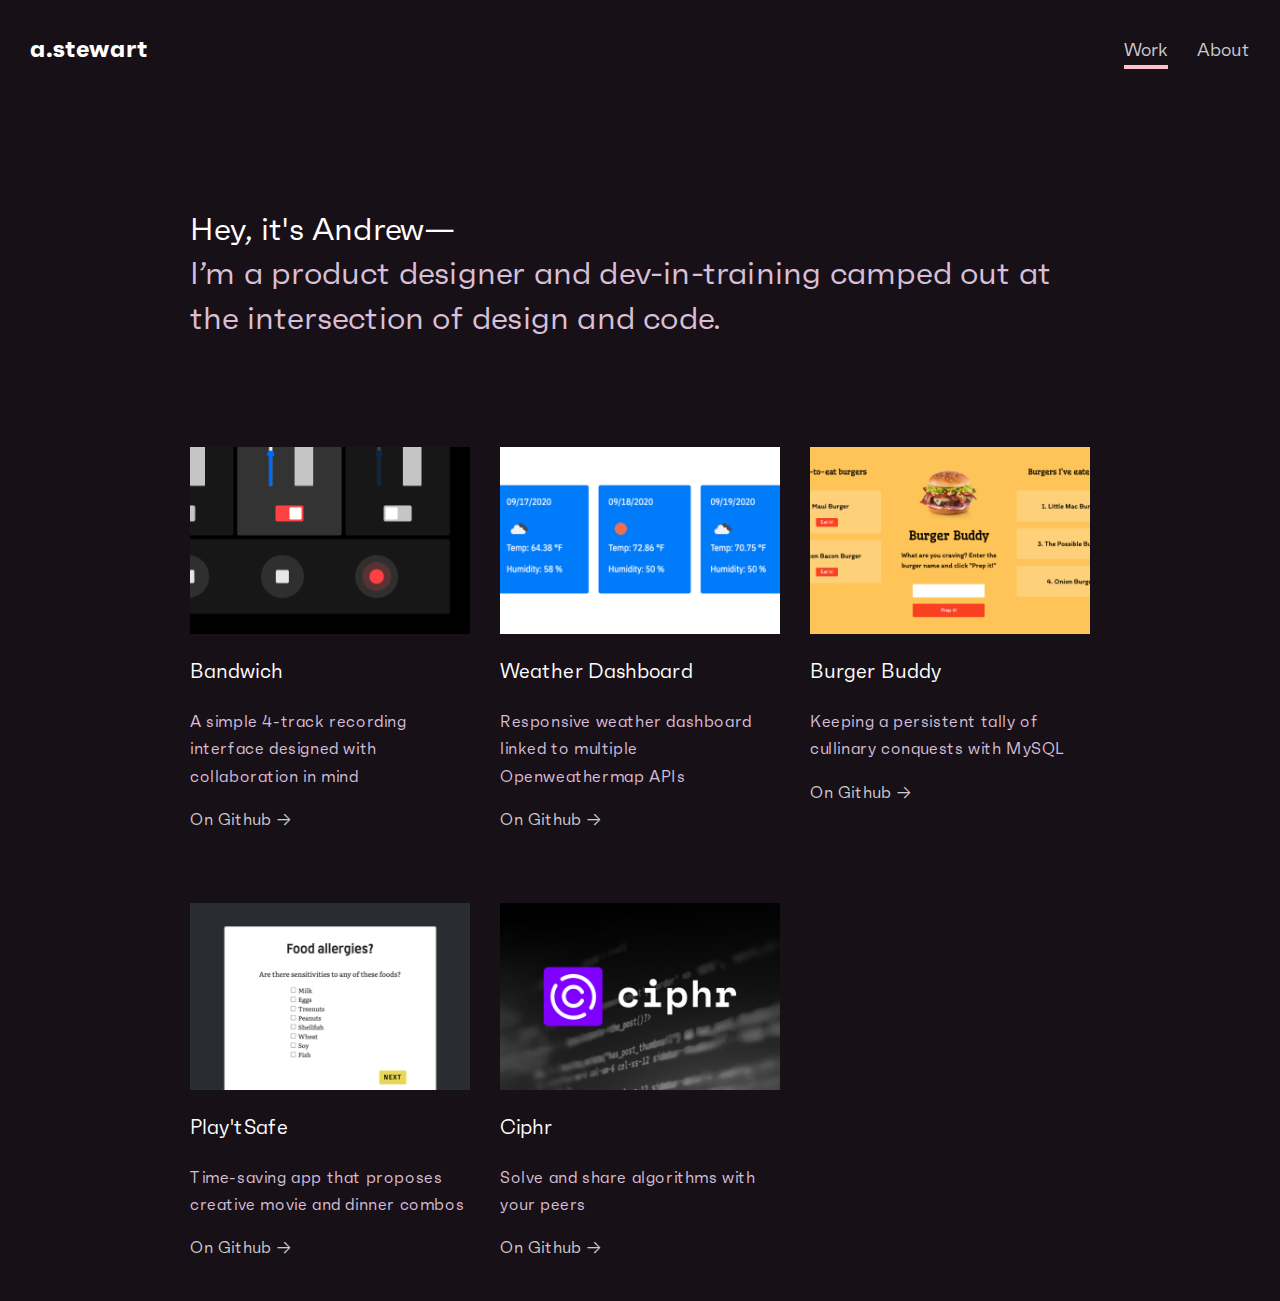
<file: index.html>
<!DOCTYPE html>
<html lang="en">
  <head>
    <!-- Basic Page Needs
  –––––––––––––––––––––––––––––––––––––––––––––––––– -->
    <meta charset="utf-8" />
    <title>Andrew Stewart - Work</title>
    <meta name="description" content="" />
    <meta name="author" content="" />

    <!-- Mobile Specific Metas
  –––––––––––––––––––––––––––––––––––––––––––––––––– -->
    <meta name="viewport" content="width=device-width, initial-scale=1" />

    <!-- FONT
  –––––––––––––––––––––––––––––––––––––––––––––––––– -->
    <link rel="stylesheet" href="fonts/faktum.css" />

    <!-- CSS
  –––––––––––––––––––––––––––––––––––––––––––––––––– -->

    <link rel="stylesheet" href="css/normalize.css" />
    <link rel="stylesheet" href="css/styles.css" />

    <!-- Favicon
  –––––––––––––––––––––––––––––––––––––––––––––––––– -->
    <link rel="icon" type="image/png" href="images/favicon.png" />
  </head>
  <body>
    <!-- Primary Page Layout
  –––––––––––––––––––––––––––––––––––––––––––––––––– -->

    <nav>
      <a href="index.html">
        <div id="logo">a.stewart</div>
      </a>
      <div id="menu">
        <a class="menu-item" id="here" href="index.html">Work</a>
        <a class="menu-item" href="about.html">About</a>
      </div>
    </nav>

    <div class="container">
      <div id="hey">
        <h2>
          Hey, it's Andrew—<span class="thistle"
            ><br />
            I’m a product designer and dev-in-training camped out at the
            intersection of design and code.</span
          >
        </h2>
      </div>

      <div id="project-grid">
        <div class="project-preview" id="project-one">
          <a href="https://bandwich-app.herokuapp.com/">
            <img class="project-thumbnail" src="images/bandwich.png" alt="" />
            <div class="project-summary">
              <p class="project-title">Bandwich</p>
              <p class="project-description caption">
                A simple 4-track recording interface designed with collaboration
                in mind
              </p>
            </div>
          </a>
          <a
            href="https://github.com/stewdiostash/bandwich"
            class="caption git-link"
            >On Github &rarr;</a
          >
        </div>

        <div class="project-preview" id="project-two">
          <a href="https://stewdiostash.github.io/hw-06-weather-dashboard/">
            <img class="project-thumbnail" src="images/forecast.png" alt="" />
            <div class="project-summary">
              <p class="project-title">Weather Dashboard</p>
              <p class="project-description caption">
                Responsive weather dashboard linked to multiple Openweathermap
                APIs
              </p>
            </div>
          </a>
          <a
            href="https://github.com/stewdiostash/hw-06-weather-dashboard"
            class="caption git-link"
            >On Github &rarr;</a
          >
        </div>

        <div class="project-preview" id="project-three">
          <a href=" https://burger-buddy-app.herokuapp.com/">
            <img
              class="project-thumbnail"
              src="images/burgerbuddy.png"
              alt=""
            />
            <div class="project-summary">
              <p class="project-title">Burger Buddy</p>
              <p class="project-description caption">
                Keeping a persistent tally of cullinary conquests with MySQL
              </p>
            </div>
          </a>
          <a
            href="https://github.com/stewdiostash/Burger-Buddy"
            class="caption git-link"
            >On Github &rarr;</a
          >
        </div>

        <div class="project-preview" id="project-four">
          <a href="https://stewdiostash.github.io/PlaytSafe/">
            <img class="project-thumbnail" src="images/playtsafe.png" alt="" />
            <div class="project-summary">
              <p class="project-title">Play'tSafe</p>
              <p class="project-description caption">
                Time-saving app that proposes creative movie and dinner combos
              </p>
            </div>
          </a>
          <a
            href="https://github.com/stewdiostash/PlaytSafe"
            class="caption git-link"
            >On Github &rarr;</a
          >
        </div>

        <div class="project-preview" id="project-five">
          <a href="https://ciphr.herokuapp.com/">
            <img class="project-thumbnail" src="images/ciphr.png" alt="" />
            <div class="project-summary">
              <p class="project-title">Ciphr</p>
              <p class="project-description caption">
                Solve and share algorithms with your peers
              </p>
            </div>
          </a>
          <a
            href="https://github.com/stewdiostash/ciphr"
            class="caption git-link"
            >On Github &rarr;</a
          >
        </div>
      </div>
    </div>

    <!-- <footer>Obligatory footer</footer> -->

    <!-- End Document
  –––––––––––––––––––––––––––––––––––––––––––––––––– -->
  </body>
</html>
</file>
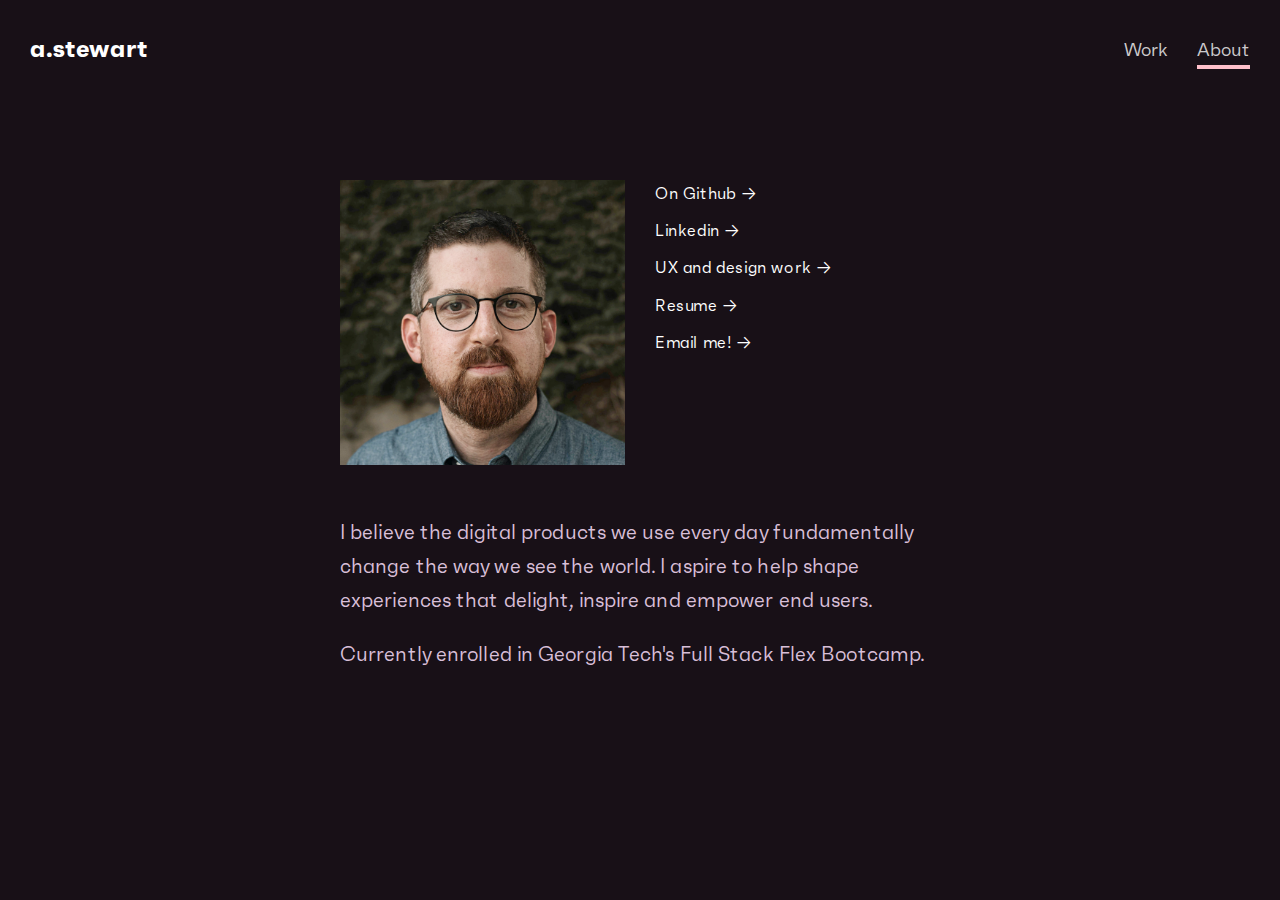
<file: about.html>
<!DOCTYPE html>
<html lang="en">
  <head>
    <!-- Basic Page Needs
  –––––––––––––––––––––––––––––––––––––––––––––––––– -->
    <meta charset="utf-8" />
    <title>Andrew Stewart - About</title>
    <meta name="description" content="" />
    <meta name="author" content="" />

    <!-- Mobile Specific Metas
  –––––––––––––––––––––––––––––––––––––––––––––––––– -->
    <meta name="viewport" content="width=device-width, initial-scale=1" />

    <!-- FONT
  –––––––––––––––––––––––––––––––––––––––––––––––––– -->
    <link rel="stylesheet" href="fonts/faktum.css" />
    <!-- CSS
  –––––––––––––––––––––––––––––––––––––––––––––––––– -->

    <link rel="stylesheet" href="css/normalize.css" />
    <link rel="stylesheet" href="css/styles.css" />

    <!-- Favicon
  –––––––––––––––––––––––––––––––––––––––––––––––––– -->
    <link rel="icon" type="image/png" href="images/favicon.png" />
  </head>
  <body>
    <!-- Primary Page Layout
  –––––––––––––––––––––––––––––––––––––––––––––––––– -->

    <nav>
      <a href="index.html">
        <div id="logo">a.stewart</div>
      </a>
      <div id="menu">
        <a class="menu-item" href="index.html">Work</a>
        <a class="menu-item" id="here" href="about.html">About</a>
      </div>
    </nav>

    <div class="container">
      <div id="bio-grid">
        <img id="portrait" src="images/as_photo.jpg" alt="portrait" />

        <div id="link-group">
          <a
            class="social-link caption"
            href="https://github.com/stewdiostash"
            class="caption git-link"
            >On Github &rarr;</a
          >
          <a
            class="social-link caption"
            href="https://www.linkedin.com/in/andrewstewartwork/"
            class="caption git-link"
            >Linkedin &rarr;</a
          >
          <a
            class="social-link caption"
            href="https://stewdioland.com"
            class="caption git-link"
            >UX and design work &rarr;</a
          >
          <a
            class="social-link caption"
            href="ref/as-resume-2020.pdf"
            class="caption git-link"
            >Resume &rarr;</a
          >
          <a
            class="social-link caption"
            href="mailto:andrew@stewdioland.com"
            class="caption git-link"
            >Email me! &rarr;</a
          >
        </div>
        <div class="statement thistle">
          <p>
            I believe the digital products we use every day fundamentally change
            the way we see the world. I aspire to help shape experiences that
            delight, inspire and empower end users.
          </p>
          <p>Currently enrolled in Georgia Tech's Full Stack Flex Bootcamp.</p>
        </div>
      </div>
    </div>

    <!-- End Document
  –––––––––––––––––––––––––––––––––––––––––––––––––– -->
  </body>
</html>
</file>
<file: fonts/faktum.css>
@font-face {
    font-family: 'Faktum';
    src: url('Faktum-ExtraBold.woff2') format('woff2'),
        url('Faktum-ExtraBold.woff') format('woff'),
        url('Faktum-ExtraBold.ttf') format('truetype');
    font-weight: 800;
    font-style: normal;
    font-display: swap;
}

@font-face {
    font-family: 'Faktum';
    src: url('Faktum-Bold.woff2') format('woff2'),
        url('Faktum-Bold.woff') format('woff'),
        url('Faktum-Bold.ttf') format('truetype');
    font-weight: bold;
    font-style: normal;
    font-display: swap;
}

@font-face {
    font-family: 'Faktum';
    src: url('Faktum-ExtraLight.woff2') format('woff2'),
        url('Faktum-ExtraLight.woff') format('woff'),
        url('Faktum-ExtraLight.ttf') format('truetype');
    font-weight: 200;
    font-style: normal;
    font-display: swap;
}

@font-face {
    font-family: 'Faktum';
    src: url('Faktum-Light.woff2') format('woff2'),
        url('Faktum-Light.woff') format('woff'),
        url('Faktum-Light.ttf') format('truetype');
    font-weight: 300;
    font-style: normal;
    font-display: swap;
}

@font-face {
    font-family: 'Faktum';
    src: url('Faktum-SemiBold.woff2') format('woff2'),
        url('Faktum-SemiBold.woff') format('woff'),
        url('Faktum-SemiBold.ttf') format('truetype');
    font-weight: 600;
    font-style: normal;
    font-display: swap;
}

@font-face {
    font-family: 'Faktum';
    src: url('Faktum-Thin.woff2') format('woff2'),
        url('Faktum-Thin.woff') format('woff'),
        url('Faktum-Thin.ttf') format('truetype');
    font-weight: 100;
    font-style: normal;
    font-display: swap;
}

@font-face {
    font-family: 'Faktum';
    src: url('Faktum-Medium.woff2') format('woff2'),
        url('Faktum-Medium.woff') format('woff'),
        url('Faktum-Medium.ttf') format('truetype');
    font-weight: 500;
    font-style: normal;
    font-display: swap;
}

@font-face {
    font-family: 'Faktum';
    src: url('Faktum-Regular.woff2') format('woff2'),
        url('Faktum-Regular.woff') format('woff'),
        url('Faktum-Regular.ttf') format('truetype');
    font-weight: normal;
    font-style: normal;
    font-display: swap;
}
</file>
<file: css/styles.css>
/* General */

body {
  background-color: #181017;
  color: white;
}

img {
  margin-bottom: 20px;
  width: 100%;
  height: auto;
}

/* Typography */

body {
  font-family: "Faktum", sans-serif;
  font-weight: 400;
  line-height: 1.4;
  font-size: 18px;
  -webkit-font-smoothing: antialiased;
  -moz-osx-font-smoothing: grayscale;
}

h2 {
  font-size: 32px;
  font-weight: 400;
  letter-spacing: 0.2px;
}

p {
  margin-top: 0;
  font-size: 20px;
  letter-spacing: 0.1px;
  line-height: 1.7;
}

.caption {
  font-size: 16px;
  letter-spacing: 0.6px;
  line-height: 1.7;
  color: thistle;
}

.thistle {
  color: thistle;
}

.project-summary {
  color: white;
}

a {
  text-decoration: none;
}

.social-link {
  margin-bottom: 10px;
  color: white;
}

/* Misc */

.project-preview {
  margin-bottom: 40px;
}

.project-preview img {
  display: block;
}

/* Nav */

#logo {
  color: white;
  font-weight: 700;
  letter-spacing: 0.1px;
  font-size: 24px;
}

.menu-item,
.caption.git-link {
  color: rgba(255, 255, 255, 0.8);
}

.menu-item:hover,
.caption.git-link:hover {
  color: rgba(255, 255, 255, 1);
}

.menu-item {
  margin-left: 24px;
}

/* Nav */

nav {
  height: 100px;
  padding: 0 30px;
}

#here {
  padding-bottom: 4px;
  border-bottom-width: 4px;
  border-bottom-style: solid;
  border-bottom-color: pink;
}

#link-group {
  display: flex;
  flex-direction: column;
}

/* Layout */

.container {
  margin: auto;
  padding: 0 30px;
  max-width: 900px;
  margin: auto;
}

#hey {
  margin: 80px 0;
}

#bio-grid {
  max-width: 600px;
  margin: 80px auto;
}

footer {
  background-color: thistle;
}

/* Flexbox */

.container,
nav,
#bio-grid,
footer,
menu {
  display: flex;
}

.container {
  flex-direction: column;
}

nav {
  justify-content: space-between;
  align-items: center;
}

a#logo {
  flex-basis: 50%;
}

/* Portfolio Grid */

#bio-grid {
  display: grid;
  grid-gap: 30px;
  grid-template-columns: 1fr;
}

#project-grid {
  display: grid;
  grid-gap: 30px;
  grid-template-columns: repeat(1, 1fr);
}

@media only screen and (min-width: 768px) {
  #project-grid {
    grid-template-columns: repeat(2, 1fr);
  }
  #bio-grid {
    grid-template-columns: repeat(2, 1fr);
  }
  .statement {
    grid-column: 1 / 3;
    grid-row: 2;
  }
}

@media only screen and (min-width: 1200px) {
  #project-grid {
    grid-template-columns: repeat(3, 1fr);
  }
  #bio-grid {
    grid-template-columns: repeat(2, 1fr);
  }
}
</file>
